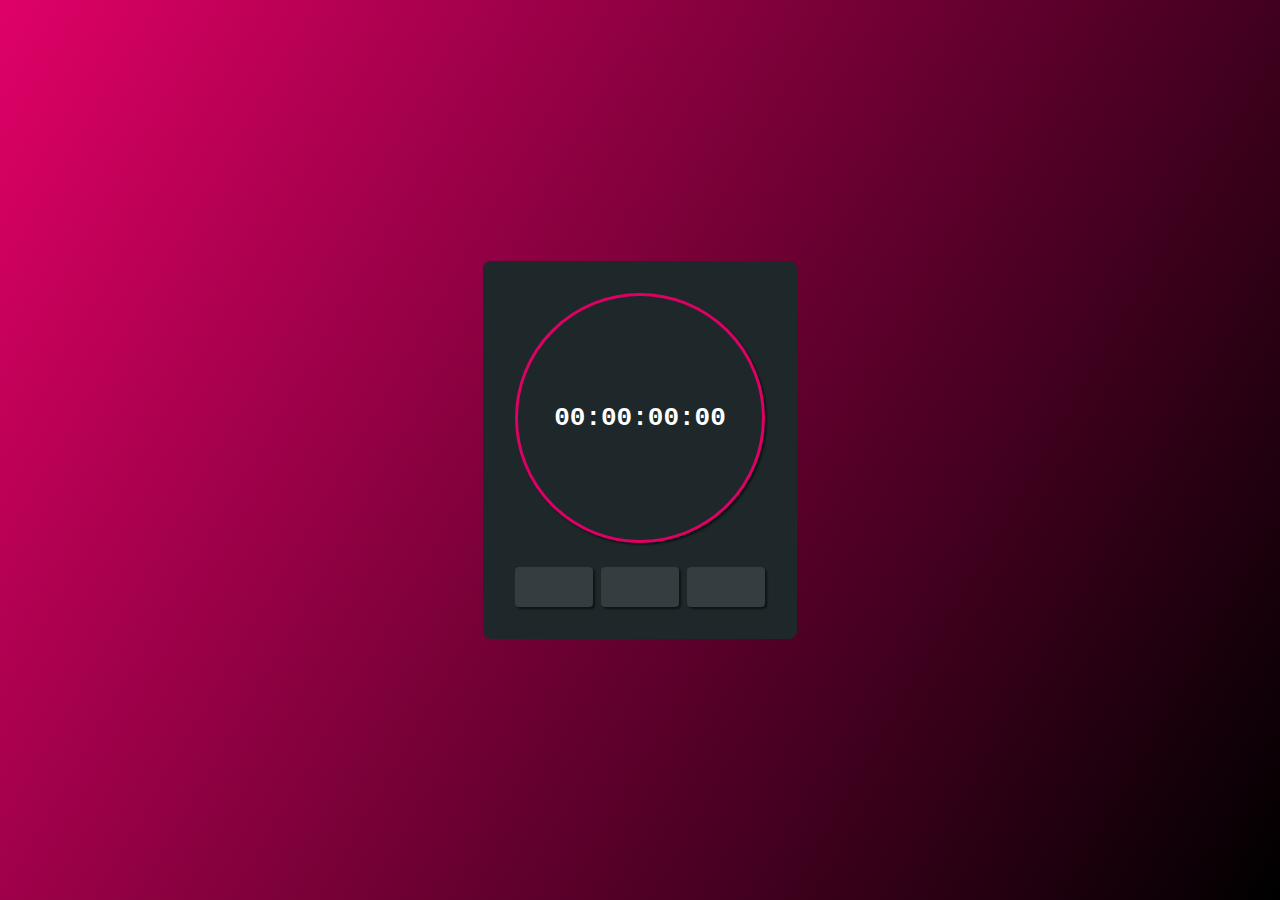
<file: cronometro/index.html>
<!DOCTYPE html>
<html lang="pt-BR">
<head>
    <meta charset="UTF-8">
    <meta name="viewport" content="width=device-width, initial-scale=1.0">
    <link rel="stylesheet" href="src/css/style.css">
    <link rel="stylesheet" href="https://cdnjs.cloudflare.com/ajax/libs/font-awesome/6.5.2/css/all.min.css" integrity="sha512-SnH5WK+bZxgPHs44uWIX+LLJAJ9/2PkPKZ5QiAj6Ta86w+fsb2TkcmfRyVX3pBnMFcV7oQPJkl9QevSCWr3W6A==" crossorigin="anonymous" referrerpolicy="no-referrer" />
    <title>Cronômetro</title>
</head>
<body>
    <div id="stopwatch">
        <h2 id="timer">
            00:00:00:00
        </h2>

        <div id="actions">
            <button id="reset">
                <i class="fa-solid fa-rotate-right"></i>
            </button>
            <button id="power" action="start">
                <i class="fa-solid fa-play"></i>
            </button>
            <button id="mark">
                <i class="fa-solid fa-flag"></i>
            </button>
        </div>

        <div id="marks-list"></div>
    </div>
    <script src="src/javascript/scripts.js"></script>
</body>
</html>
</file>
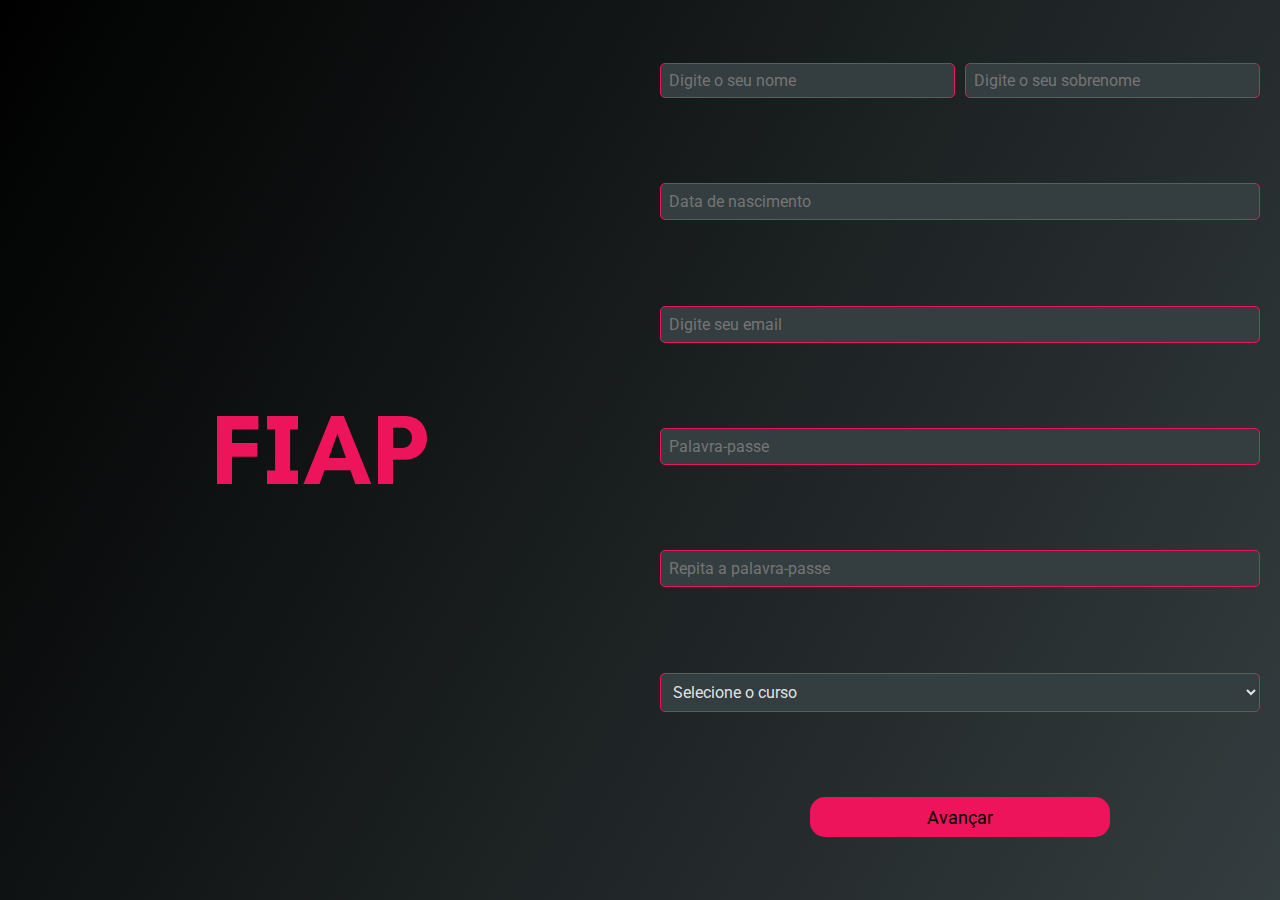
<file: formulario-fiap/index.html>
<!DOCTYPE html>
<html lang="pt-BR">
<head>
    <meta charset="UTF-8">
    <meta name="viewport" content="width=device-width, initial-scale=1.0">
    <link rel="stylesheet" href="src/css/global.css">
    <title>Formulário - FIAP</title>
</head>
<body>
    <div id="tittle">
        <h1>FIAP</h1>
    </div>
    
    <div id="container">
        <div id="inputs-container">
            <div id="inputs-name">
                <input type="text" placeholder="Digite o seu nome" class="name" required>
                <input type="text" placeholder="Digite o seu sobrenome" class="secondary-name" required>
            </div>

            <input type="text" name="birthDate" class="birthDate" placeholder="Data de nascimento" required>
            
            <input type="email" name="email" class="email" placeholder="Digite seu email" required>

            <input type="password" name="password" class="password" placeholder="Palavra-passe" required>

            <input type="password" name="password" class="password" placeholder="Repita a palavra-passe" required>

            <select class="courses">
                <option value="" disabled selected>Selecione o curso</option>
                <option value="eng-soft">Engenharia de Software</option>
                <option value="eng-comp">Engenharia da Computação</option>
                <option value="ads">Análise e Desenvolvimento de Sistemas</option>
                <option value="sistemas-info">Sistemas de Informação</option>
                <option value="data-science">Data Science</option>
                <option value="comp-nuvem">Computação em Nuvem</option>
                <option value="defesa-ciber">Defesa Cibernética</option>
                <option value="dev-game">Game Development</option>
                <option value="ia">Inteligência Artificial</option>
            </select>

            <div id="container-btn">
                <button class="btn">Avançar</button>
            </div>
        </div>
    </div>
    <script src="src/javascript/scripts.js"></script>
</body>
</html>
</file>
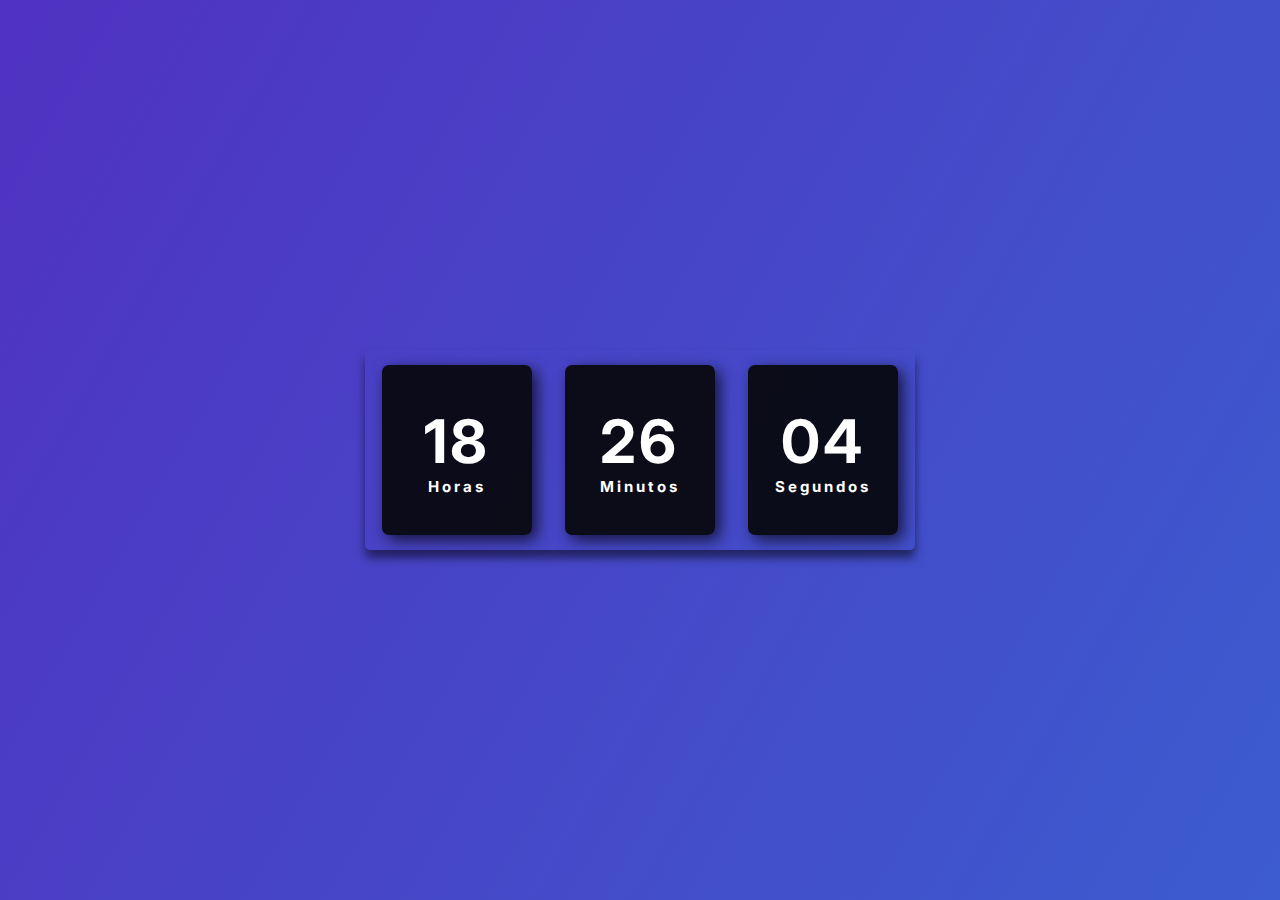
<file: relogio-digital/index.html>
<!DOCTYPE html>
<html lang="pt-BR">
<head>
    <link rel="stylesheet" href="assets/css/style.css">
    <meta charset="UTF-8">
    <meta name="viewport" content="width=device-width, initial-scale=1.0">
    <title>Relógio Digital</title>
</head>
<body>
    <div class="relogio">
        <div>
            <span id="horas">00</span>
            <span class="tempo">Horas</span>
        </div>

        <div>
            <span id="minutos">00</span>
            <span class="tempo">Minutos</span>
        </div>

        <div>
            <span id="segundos">00</span>
            <span class="tempo">Segundos</span>
        </div>
    </div>

    <script src="assets/Js/script.js"></script>
</body>
</html>
</file>
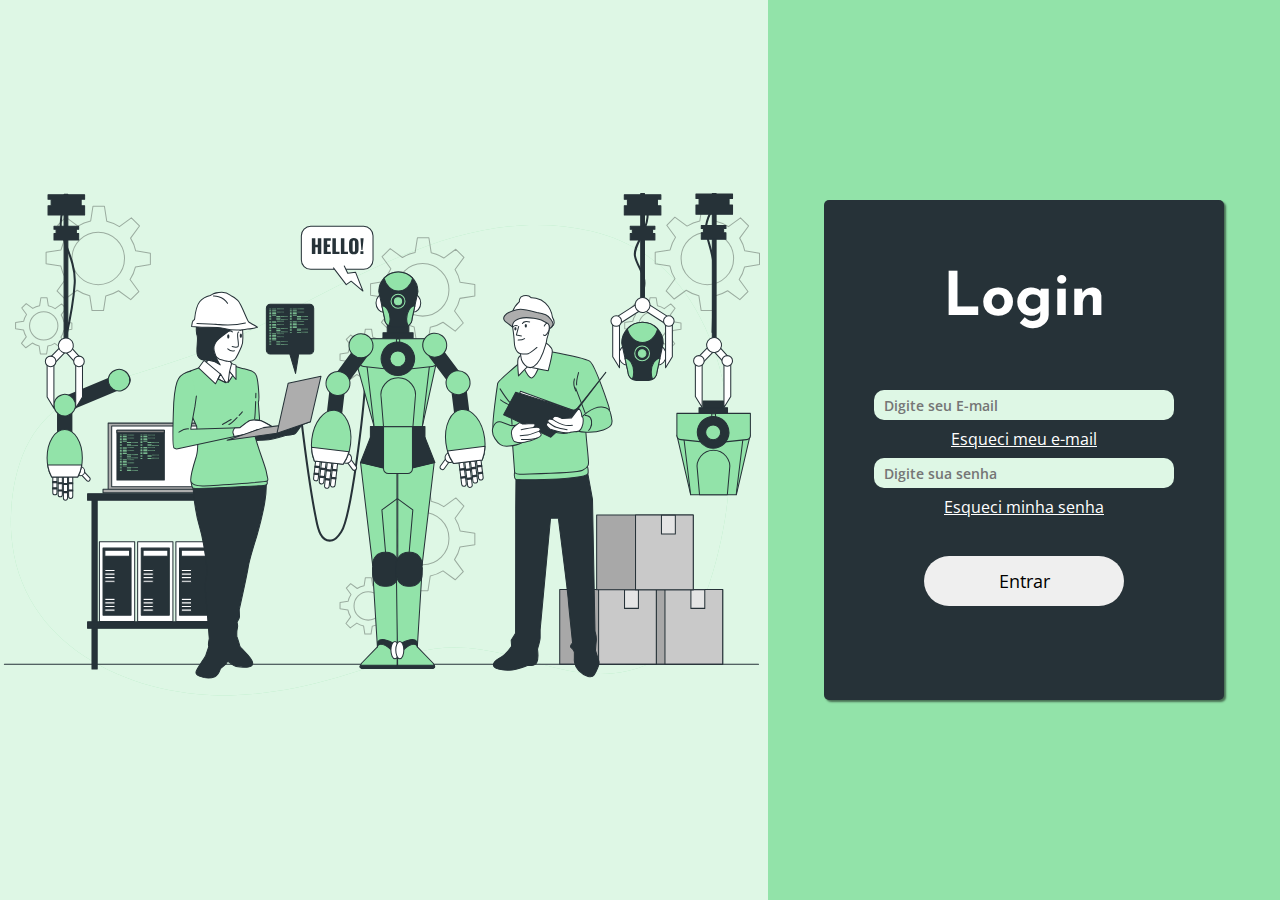
<file: tela-de-login/index.html>
<!DOCTYPE html>
<html lang="pt-BR">
<head>
    <meta charset="UTF-8">
    <meta name="viewport" content="width=device-width, initial-scale=1.0">
    <link rel="stylesheet" href="src/css/style.css">
    <title>Página de Login</title>
</head>
<body>
    <div class="container-img">
        <img src="src/imgs/32044572_7903562.svg" class="img-primary">
    </div>
    <div class="container-login">
        <div class="login">
            <div class="container-tittle">
                <h1 class="tittle">Login</h1>
            </div>
            <div class="inputs">
                <input type="email" class="email" placeholder="Digite seu E-mail">
                <a href="#" class="email-forgot">Esqueci meu e-mail</a>
                <input type="password" class="password" placeholder="Digite sua senha">
                <a href="#" class="password-forgot">Esqueci minha senha</a>
                <div class="container-btn">
                    <button class="btn">
                        Entrar
                    </button>
                </div>
            </div>
        </div>
    </div>
</body>
</html>
</file>
<file: cronometro/src/css/style.css>
:root {
    --color-bg-gradient: linear-gradient(120deg, #E00167, #000000)
}

* {
    margin: 0;
    padding: 0;
    box-sizing: border-box;
    font-family: 'Courier New', Courier, monospace;
}

body {
    display: flex;
    height: 100vh;
    width: 100vw;
    align-items: center;
    justify-content: center;
    background: var(--color-bg-gradient);
}

#stopwatch {
    background: #1E2729;
    padding: 2rem;
    border-radius: 8px;
}

#timer {
    display: flex;
    align-items: center;
    justify-content: center;
    background: #1E2729;
    font-size: 26px;
    font-weight: 600;
    color: #fff;
    height: 250px;
    width: 250px;
    border: 3px solid #DC0165;
    border-radius: 100%;
    margin-bottom: 1.5rem;
    padding: 4rem;
    box-shadow: 2px 2px 2px rgba(0, 0, 0, .5);
}

#actions {
    display: flex;
    gap: 0.5rem;
}

#actions button {
    display: flex;
    width: 100%;
    height: 40px;
    align-items: center;
    justify-content: center;
    padding: 0.6rem;
    font-size: 1rem;
    border-radius: 4px;
    cursor: pointer;
    border: none;
    background-color: #343D3F;
    box-shadow: 2px 2px 2px rgba(0, 0, 0, .5);
    color: #fff;
}

#actions button:hover {
    scale: 1.1;
    background-color: #434c4e;
}

#marks-list {
    display: flex;
    gap: 0.7rem;
    flex-direction: column;
    color: #fff;
}

#marks-list p:first-child {
    margin-top: 1.5rem;
}
</file>
<file: relogio-digital/assets/css/style.css>
@import url('https://fonts.googleapis.com/css2?family=Inter:wght@100..900&display=swap');

:root {
    --color-bg-gradient: linear-gradient(120deg, #5032C1, #3C5CCF)
}

* {
    margin: 0;
    padding: 0;
    box-sizing: border-box;
    font-family: "Inter", sans-serif;
}

body {
    height: 100vh;
    background: var(--color-bg-gradient);
    display:flex;
    align-items: center;
    justify-content: center;
}

.relogio {
    display: flex;
    align-items: center;
    justify-content: space-around;
    height: 200px;
    width: 550px;
    background: transparent;
    border-radius: 5px;
    box-shadow: 0px 8px 10px rgba(0, 0, 0, .5);
}

.relogio div {
    height: 170px;
    width: 150px;
    display: flex;
    flex-direction: column;
    align-items: center;
    justify-content: center;
    color: #fff;
    background: rgba(5, 5, 5, .9);
    box-shadow: 5px 5px 15px rgba(0, 0, 0, .7);
    border-radius: 7px;
    letter-spacing: 3px;
}

.relogio span {
    font-weight: bolder;
    font-size: 60px;
}

.relogio span.tempo {
    font-size: 15px;
}

@media (max-width: 600px) {
    .relogio {
        flex-direction: column;
        height: auto;
        width: 90%;
        box-shadow: 1px 8px 10px rgba(0, 0, 0, .5);
    }
}
</file>
<file: tela-de-login/src/css/style.css>
@import url('https://fonts.googleapis.com/css2?family=Open+Sans:ital,wght@0,300..800;1,300..800&display=swap');
@import url('https://fonts.googleapis.com/css2?family=Josefin+Sans:ital,wght@0,100..700;1,100..700&display=swap');

* {
    margin: 0;
    padding: 0;
    box-sizing: border-box;
    outline: none;
    font-family: "Open Sans", sans-serif;
}
body {
    display: flex;
    width: 100vw;
    height: 100vh;
}
.container-img {
    display: flex;
    width: 60%;
    height: 100%;
    background-color: #DEF7E5;
}
.img-primary {
    width: 100%;
}
.container-login {
    flex-grow: 1;
    display: flex;
    justify-content: center;
    align-items: center;
    background-color: #92E3A9;
}
.container-tittle {
    display: flex;
    flex-grow: 1;
    width: 300px;
    justify-content: center;
    align-items: center;
}
.tittle {
    font-family: "Josefin Sans", sans-serif;
    font-size: 60px;
    color: #fff;
}
.login {
    display: flex;
    flex-direction: column;
    width: 400px;
    height: 500px;
    border-radius: 5px;
    box-shadow: 2px 2px 2px rgba(0, 0, 0, .5);
    justify-content: space-between;
    align-items: center;
    padding: 10px;
    background-color: #263238;
}
.inputs {
    display: flex;
    flex-direction: column;
    justify-content: flex-start;
    align-items: center;
    gap: 8px;
    width: 400px;
    height: 300px;
}
.email {
    border: none;
    width: 300px;
    height: 30px;
    padding: 10px;
    background-color: #DEF7E5;
    border-radius: 10px;
    font-weight: 600;
    font-size: 14px;
}
.email-forgot,
.password-forgot {
    color: #fff;
}
.password {
    border: none;
    width: 300px;
    height: 30px;
    padding: 10px;
    background-color: #DEF7E5;
    border-radius: 10px;
    font-weight: 600;
    font-size: 14px;
}
.container-btn {
    display: flex;
    width: 200px;
    height: 50px;
    margin-top: 30px;
}
.btn {
    border: none;
    flex-grow: 1;
    cursor: pointer;
    border-radius: 25px;
    padding: 10px;
    font-size: 18px;
}
.btn:hover {
    background-color: #C9C9C9;
    scale: 1.1;
}
</file>
<file: formulario-fiap/src/css/global.css>
@import url('./reset.css');
@import url('./variables.css');

body {
    display: flex;
    align-items: center;
    justify-content: flex-end;
    width: 100vw;
    height: 100vh;

    background: linear-gradient(120deg, #000, #343D3F) ;
}

#container {
    display: flex;
    flex-direction: column;
    justify-content: center;
    align-items: center;

    width: 50%;
    height: 100%;

    background: transparent;

    
    border-radius: 8px;

    padding: 20px;
}

#tittle {
    display: flex;
    flex-grow: 1;
    justify-content: center;
}

h1 {
    color: var(--color-border);
    font-family: "Teachers", sans-serif;
    font-size: 100px;
}

#inputs-container {
    display: flex;
    flex-direction: column;
    justify-content: space-around;
    align-items: flex-start;

    width: 100%;
    height: 100%;

}

#inputs-name {
    display: flex;
    justify-content: space-around;
    gap: 10px;
    height: 35px;
    width: 100%;
}

input {
    width: 100%;
    outline: 0;
    border: 1px solid var(--color-border);
    padding: 8px;
    border-radius: 5px;
    font-size: 16px;
    background: var(--color-bg-inputs);
    color: var(--color-font);
}


.courses {
    width: 100%;
    outline: 0;
    border: 1px solid var(--color-border);
    padding: 8px;
    border-radius: 5px;
    font-size: 16px;
    background: var(--color-bg-inputs);
    color: var(--color-font);
}

.courses:focus {
    outline: none;
    border-color: var(--color-border);
    box-shadow: 2px 2px 2px rgba(0, 0, 0, .5);
}

.courses option {
    background-color: var(--color-border);
    color: var(--color-black);
}

#container-btn {
    display: flex;
    justify-content: center;
    width: 100%;
    height: 40px;
}

.btn {
    outline: none;
    border: none;
    border-radius: 15px;
    width: 300px;
    font-size: 18px;
    font-weight: 400;
    padding: 10px;
    background-color: var(--color-border);
}

.btn:hover {
    cursor: pointer;
    scale: 1.1;
    transition: all 0.4s;
}
</file>
